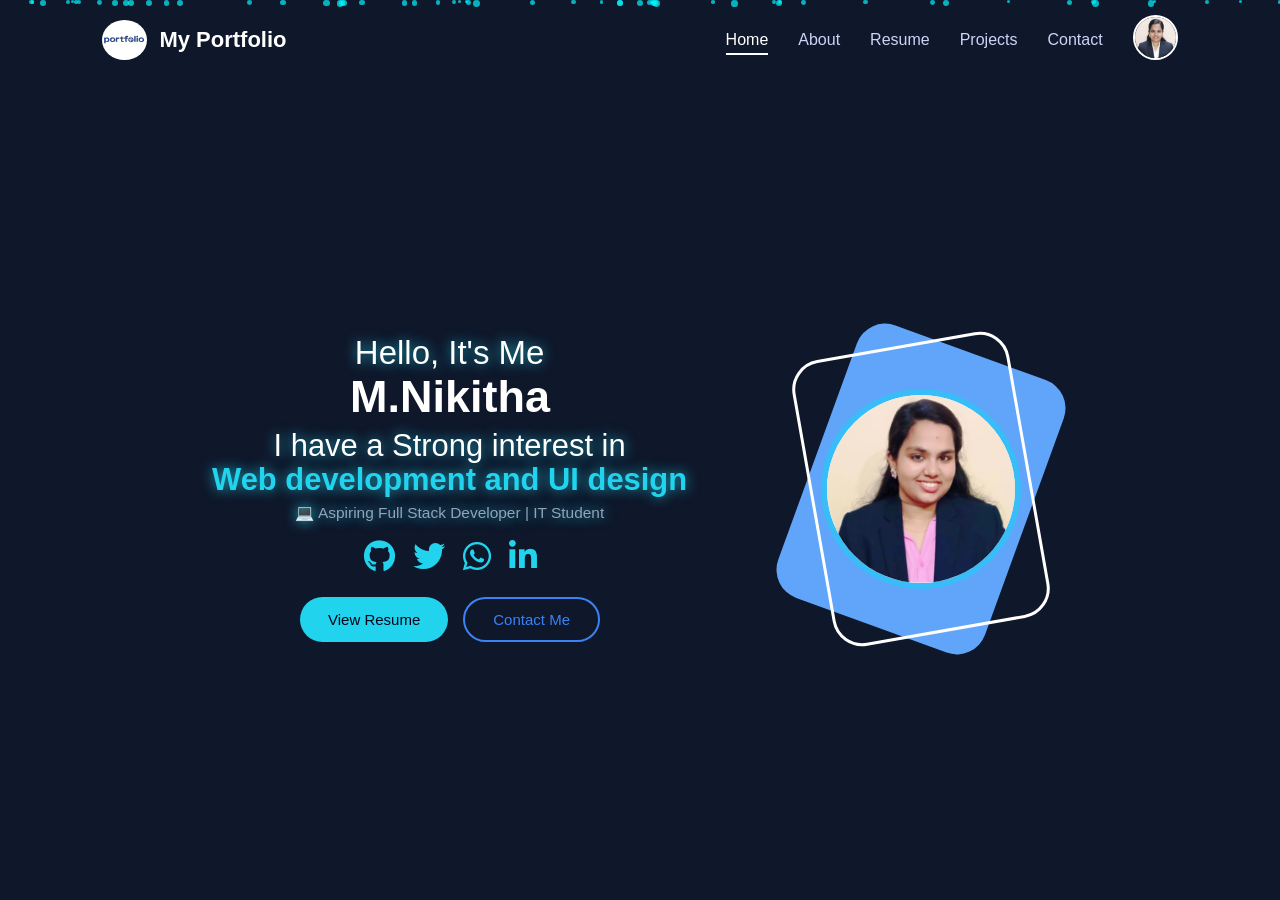
<file: index.html>
<!DOCTYPE html>
<html lang="en">
<head>
    <meta charset="UTF-8">
    <title>Nikitha | Portfolio</title>

    <!-- Font Awesome Icons -->
    <link rel="stylesheet"
          href="https://cdnjs.cloudflare.com/ajax/libs/font-awesome/6.5.1/css/all.min.css">

    <link rel="stylesheet" href="style.css">
    <link rel="stylesheet" href="https://cdnjs.cloudflare.com/ajax/libs/font-awesome/6.5.0/css/all.min.css">

</head>


<body>
<!-- ================= NAVBAR ================= -->
<header class="navbar">
    <div class="snow-container"></div>
    <div class="logo">
        <img src="portfolio logo.png" alt="My Portfolio Logo" class="logo-img">
        <span>My Portfolio</span>
    </div>

    <nav class="nav-links">
        <a class="active" href="#">Home</a>
        <a href="about.html">About</a>
        <a href="resume.html">Resume</a>
        <a href="project.html">Projects</a>
        <a href="contact.html" class="btn-contact">Contact</a>
    </nav>

    <div class="profile-menu">
    <div class="profile" id="profileToggle">
        <img src="Niki blazer pic.jpg" alt="Profile">
    </div>

    <div class="profile-dropdown" id="profileDropdown">
  <a href="profile.html"><i class="fas fa-user"></i> Profile</a>
  <a href="settings.html"><i class="fas fa-cog"></i> Settings</a>
  <a href="logout.html"><i class="fas fa-sign-out-alt"></i> Logout</a>
</div>

</div>

</header>

<!-- ================= HERO ================= -->
<section class="hero">
    <div class="hero-text center">
        <p class="hello">Hello, It's Me</p>
        <h1>M.Nikitha</h1>

        <p class="desc">
            I have a Strong interest in
            <span>Web development and UI design</span>
        </p>

        <p class="role">💻 Aspiring Full Stack Developer | IT Student</p>
<div class="social-icons">
    <a href="https://github.com/YOURUSERNAME"><i class="fab fa-github"></i></a>
    <a href="https://x.com/MNikitha88100"><i class="fab fa-twitter"></i></a>
    <a href="https://wa.me/916383798752"><i class="fab fa-whatsapp"></i></a>
    <a href="https://www.linkedin.com/in/nikitha-m-75ba3837a/"><i class="fab fa-linkedin-in"></i></a>
</div>

        <div class="buttons">
            <button type="button" class="btn primary">View Resume</button>
            <button type="button" class="btn outline">Contact Me</button>
        </div>
    </div>

    <div class="hero-img">
        <div class="shape"></div>
        <div class="shape outline"></div>
        <img src="nb.png" alt="Nikitha">
    </div>
</section>

<!-- ✅ Load JS at the end -->
<script src="script.js"></script>
</body>
</html>
</file>
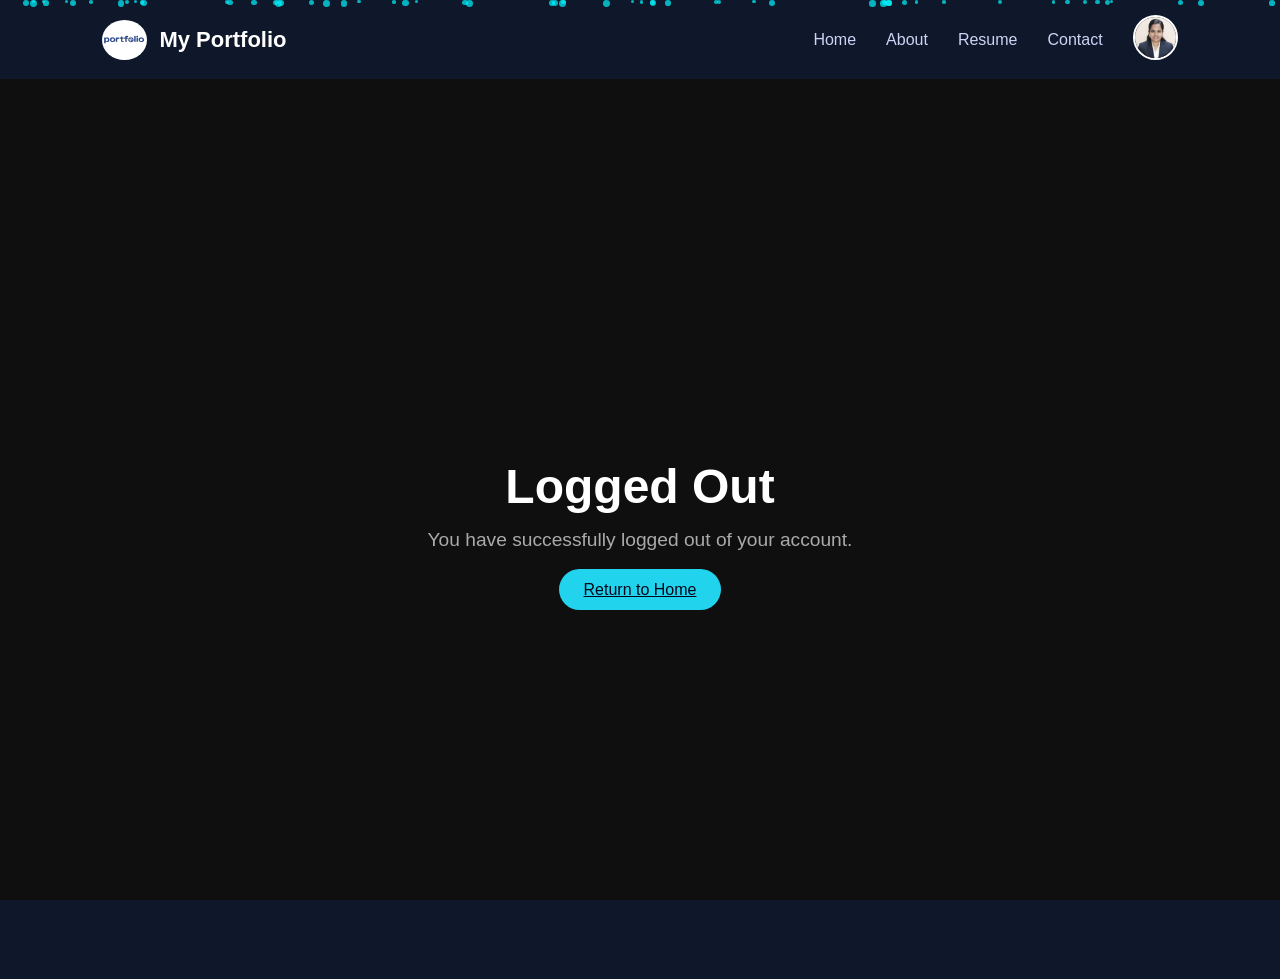
<file: logout.html>
<!DOCTYPE html>
<html lang="en">
<head>
    <meta charset="UTF-8">
    <title>Logout | Nikitha Portfolio</title>

    <!-- Font Awesome Icons -->
    <link rel="stylesheet"
          href="https://cdnjs.cloudflare.com/ajax/libs/font-awesome/6.5.1/css/all.min.css">

    <link rel="stylesheet" href="style.css">
</head>

<body>
<!-- ================= NAVBAR ================= -->
<header class="navbar">
    <div class="snow-container"></div>
    <div class="logo">
        <img src="portfolio logo.png" alt="My Portfolio Logo" class="logo-img">
        <span>My Portfolio</span>
    </div>

    <nav class="nav-links">
        <a href="index.html">Home</a>
        <a href="about.html">About</a>
        <a href="resume.html">Resume</a>
        <a href="contact.html" class="btn-contact">Contact</a>
    </nav>

    <div class="profile-menu">
        <div class="profile" id="profileToggle">
            <img src="Niki blazer pic.jpg" alt="Profile">
        </div>

        <div class="profile-dropdown" id="profileDropdown">
            <a href="profile.html"><i class="fas fa-user"></i> Profile</a>
            <a href="settings.html"><i class="fas fa-cog"></i> Settings</a>
            <a href="logout.html" class="active"><i class="fas fa-sign-out-alt"></i> Logout</a>
        </div>
    </div>
</header>

<!-- ================= LOGOUT SECTION ================= -->
<section class="logout-section">
    <div class="logout-container center">
        <h1>Logged Out</h1>
        <p>You have successfully logged out of your account.</p>
        <a href="index.html" class="btn primary">Return to Home</a>
    </div>
</section>

<!-- ================= JS ================= -->
<script src="script.js"></script>
</body>
</html>
</file>
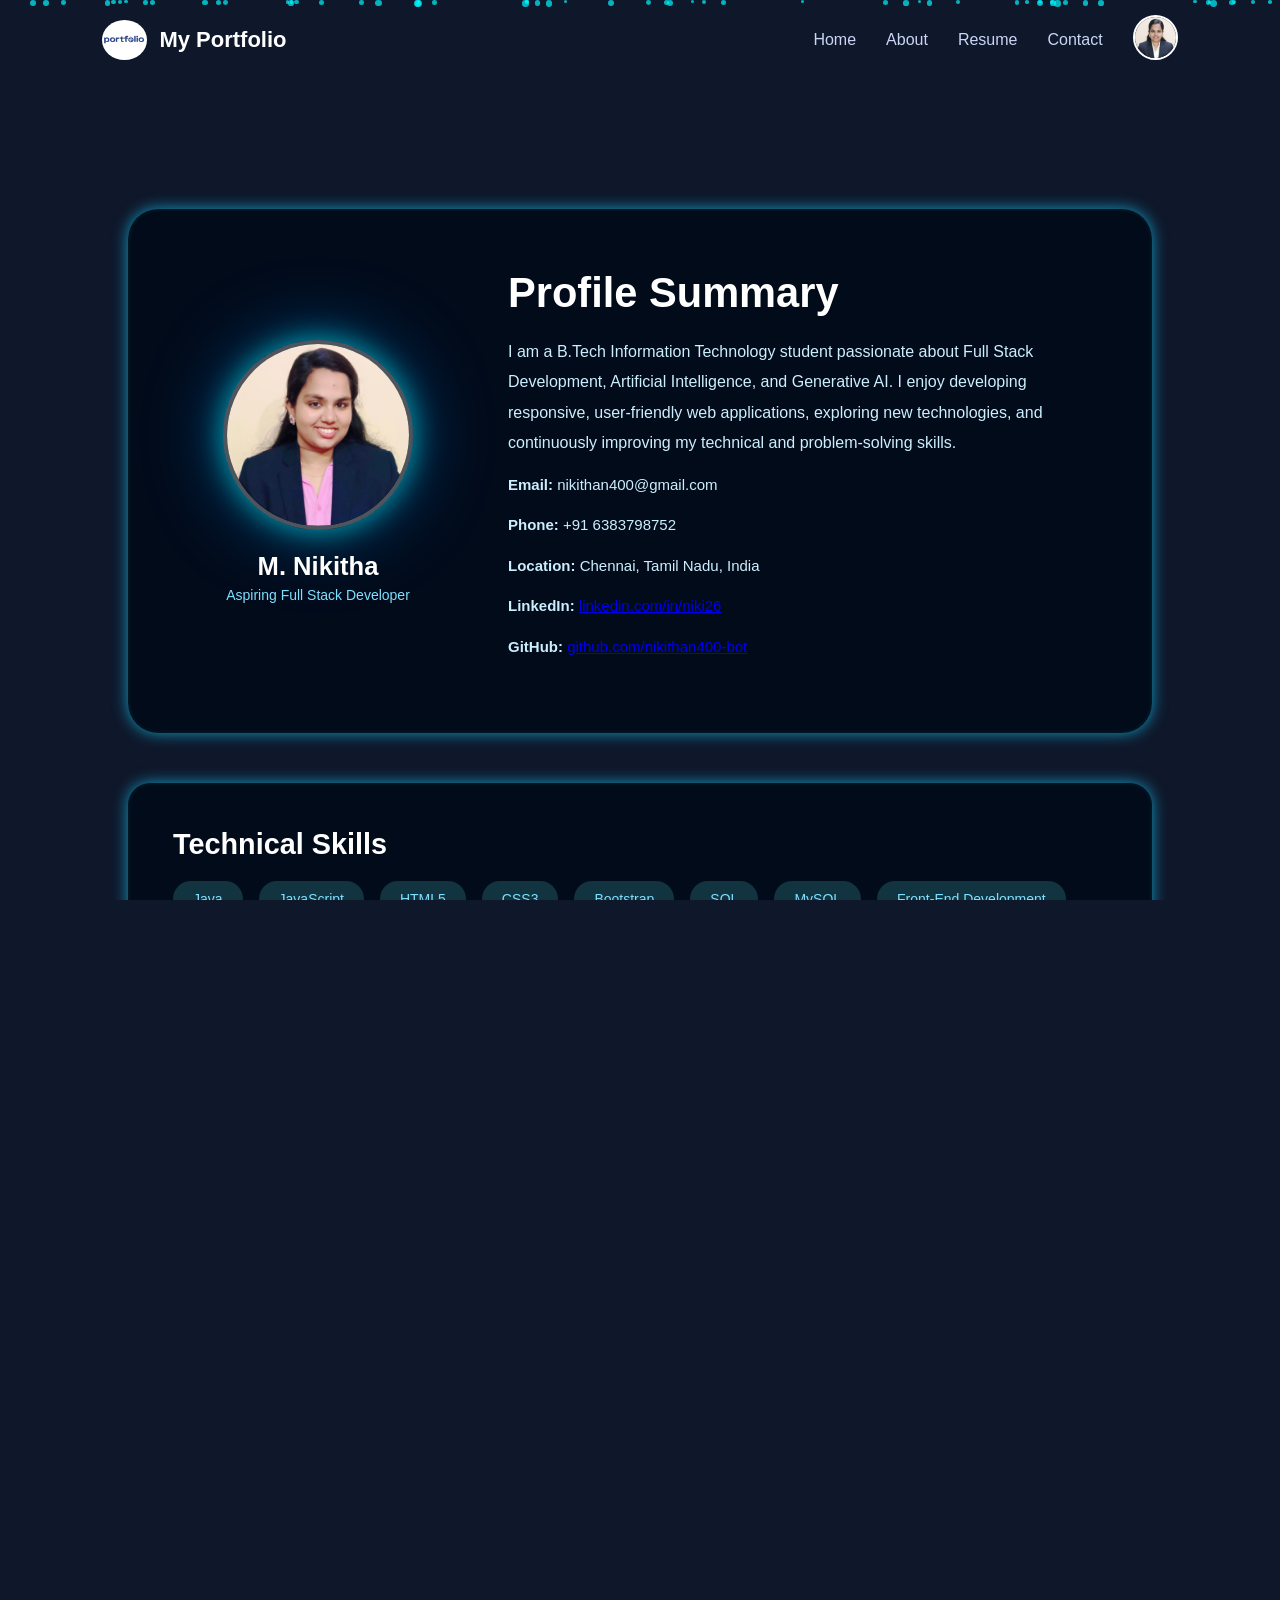
<file: profile.html>
<!DOCTYPE html>
<html lang="en">
<head>
  <meta charset="UTF-8">
  <meta name="viewport" content="width=device-width, initial-scale=1.0">
  <title>Profile | Nikitha</title>

  <!-- Font Awesome -->
  <link rel="stylesheet"
        href="https://cdnjs.cloudflare.com/ajax/libs/font-awesome/6.5.1/css/all.min.css">

  <link rel="stylesheet" href="style.css">
</head>

<body class="profile-page">

<!-- ================= NAVBAR ================= -->
<header class="navbar">
    <div class="snow-container"></div>

  <div class="logo">
    <img src="portfolio logo.png" alt="Logo" class="logo-img">
    <span>My Portfolio</span>
  </div>

  <nav class="nav-links">
    <a href="index.html">Home</a>
    <a href="about.html">About</a>
    <a href="resume.html">Resume</a>
    <a href="contact.html" class="btn-contact">Contact</a>
  </nav>

  <div class="profile-menu">
    <div class="profile" id="profileToggle">
      <img src="Niki blazer pic.jpg" alt="Profile">
    </div>

    <div class="profile-dropdown" id="profileDropdown">
      <a href="profile.html"><i class="fas fa-user"></i> Profile</a>
      <a href="settings.html"><i class="fas fa-cog"></i> Settings</a>
      <a href="logout.html"><i class="fas fa-sign-out-alt"></i> Logout</a>
    </div>
  </div>
</header>

<!-- ================= PROFILE SECTION ================= -->
<section class="profile-section">

  <!-- Profile Card -->
  <div class="profile-card">

    <div class="profile-left">
      <img src="nb.png" alt="Nikitha">
      <h2>M. Nikitha</h2>
      <p class="role">Aspiring Full Stack Developer</p>
    </div>

    <div class="profile-right">
      <h1>Profile Summary</h1>
      <p>
        I am a B.Tech Information Technology student passionate about
        Full Stack Development, Artificial Intelligence, and Generative AI.
        I enjoy developing responsive, user-friendly web applications,
        exploring new technologies, and continuously improving my
        technical and problem-solving skills.
      </p>

      <div class="profile-info">
        <p><b>Email:</b> nikithan400@gmail.com</p>
        <p><b>Phone:</b> +91 6383798752</p>
        <p><b>Location:</b> Chennai, Tamil Nadu, India</p>
        <p><b>LinkedIn:</b>
          <a href="https://linkedin.com/in/niki26" target="_blank">linkedin.com/in/niki26</a>
        </p>
        <p><b>GitHub:</b>
          <a href="https://github.com/nikithan400-bot" target="_blank">github.com/nikithan400-bot</a>
        </p>
      </div>
    </div>

  </div>

  <!-- Skills -->
  <div class="profile-box">
    <h2>Technical Skills</h2>
    <div class="skills">
      <span>Java</span>
      <span>JavaScript</span>
      <span>HTML5</span>
      <span>CSS3</span>
      <span>Bootstrap</span>
      <span>SQL</span>
      <span>MySQL</span>
      <span>Front-End Development</span>
      <span>Basic Back-End Development</span>
      <span>Object-Oriented Programming</span>
      <span>Selenium WebDriver</span>
      <span>Prompt Engineering</span>
      <span>Generative AI</span>
      <span>GitHub</span>
      <span>VS Code</span>
      <span>Responsive Web Design</span>
    </div>
  </div>

  <!-- Education -->
  <div class="profile-box">
    <h2>Education</h2>

    <p><b>B.Tech – Information Technology</b></p>
    <p>Vel Tech Multi Tech Dr. Rangarajan Dr. Sakunthala Engineering College, Chennai</p>
    <p>2023 – 2027 | CGPA: 8.56/10</p>

    <br>

    <p><b>Higher Secondary Education – Computer Science with Mathematics</b></p>
    <p>St. Ann's Matric. Hr. Sec. School</p>
    <p>2021 – 2023</p>
  </div>

  <!-- Projects -->
  <div class="profile-box">
    <h2>Projects</h2>
    <ul>
      <li>
        <b>Self-Service Product Portal:</b>
        Final-year industry project focused on product delivery information
        and support recommendations.
      </li>

      <li>
        <b>AI Sentence Corrector:</b>
        Generative AI project using an LLM API through OpenRouter.
        <a href="https://ai-assisted-sm.onrender.com/" target="_blank">Live Demo</a>
      </li>

      <li>
        <b>Bus Search Automation:</b>
        Automated RedBus search workflow using Java and Selenium WebDriver.
      </li>

      <li>
        <b>Personal Portfolio Website:</b>
        Responsive portfolio developed using HTML, CSS, and JavaScript.
        <a href="https://nikithan400-bot.github.io/Niki-Portfolio/" target="_blank">Live Website</a>
      </li>
    </ul>
  </div>

  <!-- Certifications -->
  <div class="profile-box">
    <h2>Certifications</h2>
    <ul>
      <li>Master of Software Engineering (MSE) – Apollo Institute | Dec 2024 – Jun 2025</li>
      <li>Value Added Course (VAC) in Flutter Development – Apollo Institute | 2025</li>
      <li>Data Science & AI – Wipro FutureSkills Prime</li>
    </ul>
  </div>

  <!-- Achievements -->
  <div class="profile-box">
    <h2>Achievements</h2>
    <ul>
      <li>NIRAL 2026 – Alzheimer’s Disease Detection project selected among 500 shortlisted teams.</li>
      <li>Smart India Hackathon 2026 – Selected in the college-level internal round.</li>
      <li>BISMART'2K25, Vel Tech Multi Tech – Won ₹1,000 cash prize in the Adzap technical event.</li>
      <li>SEMICONIX'25, Peri Institute of Technology – Won ₹500 cash prize in the Think Trix technical event.</li>
    </ul>
  </div>

  <!-- Career Objective -->
  <div class="profile-box">
    <h2>Career Objective</h2>
    <p>
      Seeking an opportunity as a Full Stack Developer where I can apply
      my programming and web development skills, work on real-world
      projects, learn emerging technologies, and grow as a software
      developer.
    </p>
  </div>

</section>

<script src="script.js"></script>
</body>
</html>
</file>
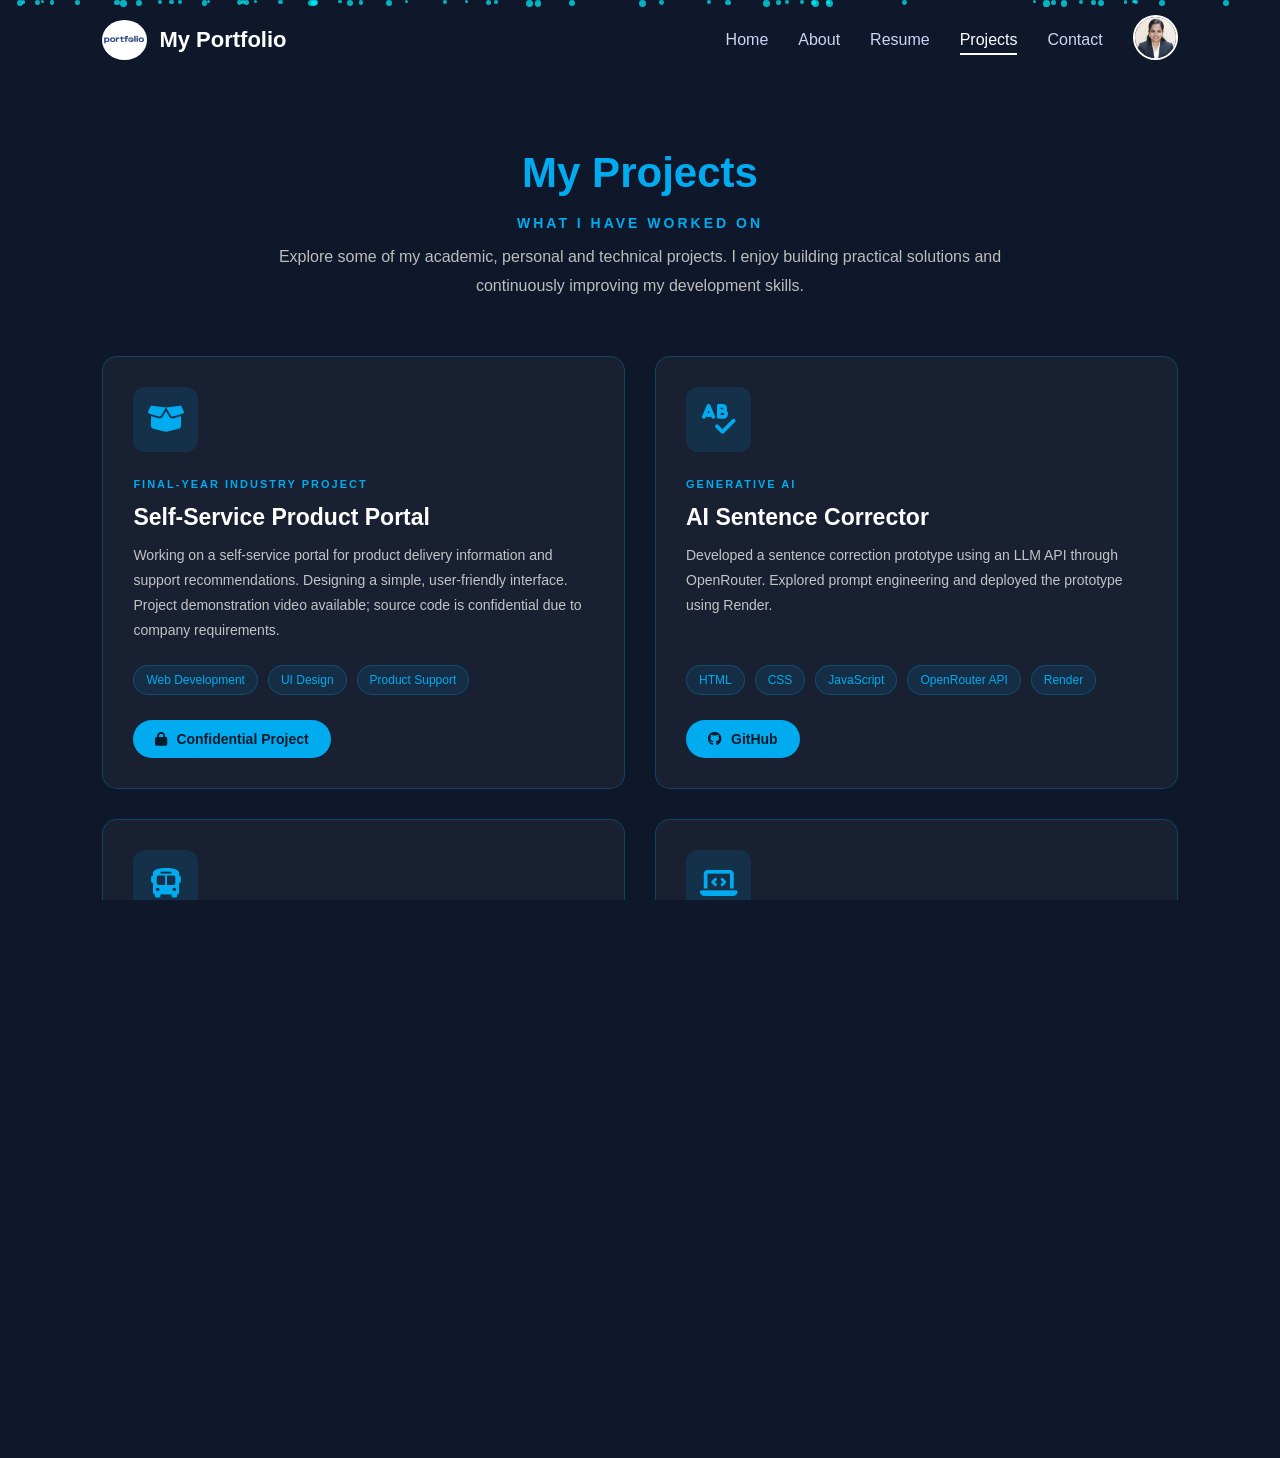
<file: project.html>
<!DOCTYPE html>
<html lang="en">
<head>
    <meta charset="UTF-8">
    <meta name="viewport" content="width=device-width, initial-scale=1.0">
    <title>Nikitha | Projects</title>

    <!-- Font Awesome Icons -->
    <link rel="stylesheet"
          href="https://cdnjs.cloudflare.com/ajax/libs/font-awesome/6.5.1/css/all.min.css">

    <!-- Project CSS -->
    <link rel="stylesheet" href="style.css">
</head>

<body>

<!-- ================= NAVBAR ================= -->

<header class="navbar">

    <div class="snow-container"></div>

    <div class="logo">
        <img src="portfolio logo.png"
             alt="My Portfolio Logo"
             class="logo-img">
        <span>My Portfolio</span>
    </div>

    <nav class="nav-links">
        <a href="index.html">Home</a>
        <a href="about.html">About</a>
        <a href="resume.html">Resume</a>
        <a href="project.html" class="active">Projects</a>
        <a href="contact.html" class="btn-contact">Contact</a>
    </nav>

    <div class="profile-menu">

        <div class="profile" id="profileToggle">
            <img src="Niki blazer pic.jpg" alt="Profile">
        </div>

        <div class="profile-dropdown" id="profileDropdown">
            <a href="profile.html">
                <i class="fas fa-user"></i> Profile
            </a>

            <a href="settings.html">
                <i class="fas fa-cog"></i> Settings
            </a>

            <a href="logout.html">
                <i class="fas fa-sign-out-alt"></i> Logout
            </a>
        </div>

    </div>

</header>


<!-- ================= PROJECTS SECTION ================= -->

<section class="projects-section">

    <div class="projects-heading">

        <h1><span>My Projects</span></h1>

        <p class="section-subtitle">WHAT I HAVE WORKED ON</p>


        <p class="projects-intro">
            Explore some of my academic, personal and technical projects.
            I enjoy building practical solutions and continuously
            improving my development skills.
        </p>

    </div>


    <!-- ================= PROJECT CARDS ================= -->

    
<!-- ================= PROJECT CARDS ================= -->

<div class="projects-container">

    <!-- PROJECT 1 -->

    <div class="project-card">

        <div class="project-icon">
            <i class="fas fa-box-open"></i>
        </div>

        <div class="project-content">

            <span class="project-type">FINAL-YEAR INDUSTRY PROJECT</span>

            <h2>Self-Service Product Portal</h2>

            <p>
                Working on a self-service portal for product delivery
                information and support recommendations. Designing a
                simple, user-friendly interface. Project demonstration
                video available; source code is confidential due to
                company requirements.
            </p>

            <div class="tech-stack">
                <span>Web Development</span>
                <span>UI Design</span>
                <span>Product Support</span>
            </div>

            <span class="project-btn">
                <i class="fas fa-lock"></i> Confidential Project
            </span>

        </div>

    </div>


    <!-- PROJECT 2 -->

    <div class="project-card">

        <div class="project-icon">
            <i class="fas fa-spell-check"></i>
        </div>

        <div class="project-content">

            <span class="project-type">GENERATIVE AI</span>

            <h2>AI Sentence Corrector</h2>

            <p>
                Developed a sentence correction prototype using an
                LLM API through OpenRouter. Explored prompt engineering
                and deployed the prototype using Render.
            </p>

            <div class="tech-stack">
                <span>HTML</span>
                <span>CSS</span>
                <span>JavaScript</span>
                <span>OpenRouter API</span>
                <span>Render</span>
            </div>

            <a href="https://github.com/nikithan400-bot/ai-sentence-corrector"
               target="_blank"
               class="project-btn">
                <i class="fab fa-github"></i> GitHub
            </a>

        </div>

    </div>


    <!-- PROJECT 3 -->

    <div class="project-card">

        <div class="project-icon">
            <i class="fas fa-bus"></i>
        </div>

        <div class="project-content">

            <span class="project-type">JAVA & AUTOMATION</span>

            <h2>Bus Search Automation</h2>

            <p>
                Building an automated RedBus search workflow using
                Selenium WebDriver. Working on capturing and displaying
                search results through browser automation.
            </p>

            <div class="tech-stack">
                <span>Java</span>
                <span>Selenium WebDriver</span>
                <span>Maven</span>
                <span>Automation Testing</span>
            </div>

            <a href="https://github.com/nikithan400-bot/RedBus-Automation-GenAI"
               target="_blank"
               class="project-btn">
                <i class="fab fa-github"></i> GitHub
            </a>

        </div>

    </div>


    <!-- PROJECT 4 -->

    <div class="project-card">

        <div class="project-icon">
            <i class="fas fa-laptop-code"></i>
        </div>

        <div class="project-content">

            <span class="project-type">WEB DEVELOPMENT</span>

            <h2>Personal Portfolio Website</h2>

            <p>
                Developed a responsive personal portfolio website
                using HTML, CSS and JavaScript to showcase my
                technical skills, projects, resume and contact details.
            </p>

            <div class="tech-stack">
                <span>HTML5</span>
                <span>CSS3</span>
                <span>JavaScript</span>
                <span>Responsive Design</span>
            </div>

            <a href="https://github.com/nikithan400-bot"
               target="_blank"
               class="project-btn">
                <i class="fab fa-github"></i> GitHub
            </a>

        </div>
        <br>
    <div class="live-status">
    <span class="live-dot"></span>
    <span>LIVE PORTFOLIO</span>
    </div>

    </div>

</div>


</section>


<!-- ================= FOOTER ================= -->

<footer class="projects-footer">

    <p>
        Designed & Developed by
        <span>Nikitha</span> | © 2026
    </p>

</footer>


<script src="script.js"></script>

</body>
</html>
</file>
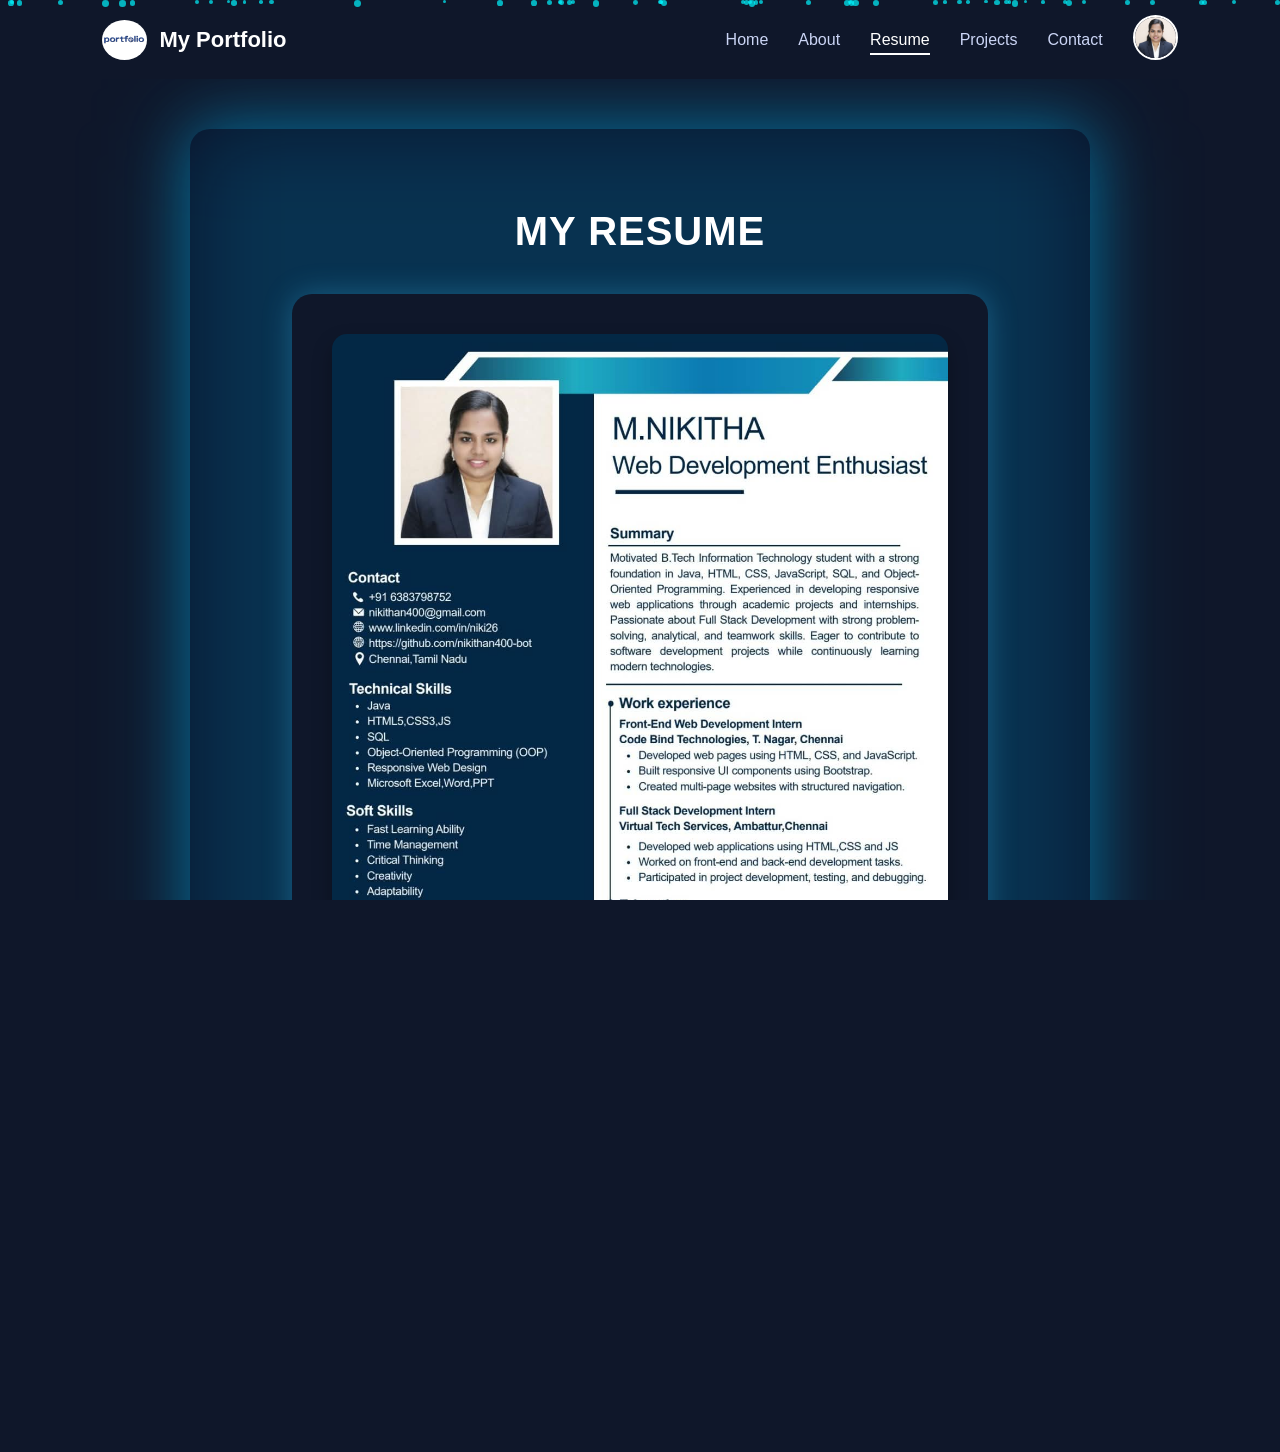
<file: resume.html>
<!DOCTYPE html>
<html lang="en">
<head>
    <meta charset="UTF-8">
    <title>Nikitha | Resume</title>
    <link rel="stylesheet" href="style.css">
    <link rel="stylesheet" href="https://cdnjs.cloudflare.com/ajax/libs/font-awesome/6.5.0/css/all.min.css">
</head>
<body>


<!-- ================= NAVBAR ================= -->
<header class="navbar">
    <div class="snow-container"></div>
    <div class="logo">
        <img src="portfolio logo.png" 
             alt="My Portfolio Logo" class="logo-img">
        <span>My Portfolio</span>
    </div>

    <nav class="nav-links">
        <a href="index.html">Home</a>
        <a href="about.html">About</a>
        <a class="active" href="resume.html">Resume</a>
        <a href="project.html">Projects</a>
        <a href="contact.html">Contact</a>
    </nav>

    <div class="profile-menu">
  <div class="profile" id="profileToggle">
    <img src="Niki blazer pic.jpg" alt="Profile">
  </div>

  <div class="profile-dropdown" id="profileDropdown">
    <a href="profile.html">Profile</a>
    <a href="settings.html">Settings</a>
    <a href="logout.html">Logout</a>
  </div>
</div>

    
</header>

<!-- ================= RESUME SECTION ================= -->
<section class="resume-section">
    <h1 class="section-title">My Resume</h1>
    
    <div class="resume-container">
        <!-- Preview Image -->
        <img src="resume1.jpeg" alt="Resume Preview" class="resume-img">
        
        <!-- Download Button -->
        <a href="Resume.pdf" download class="btn download-btn">⬇ Download Resume</a>
    </div>
</section>
<script src="script.js"></script>
</body>
</html>
</file>
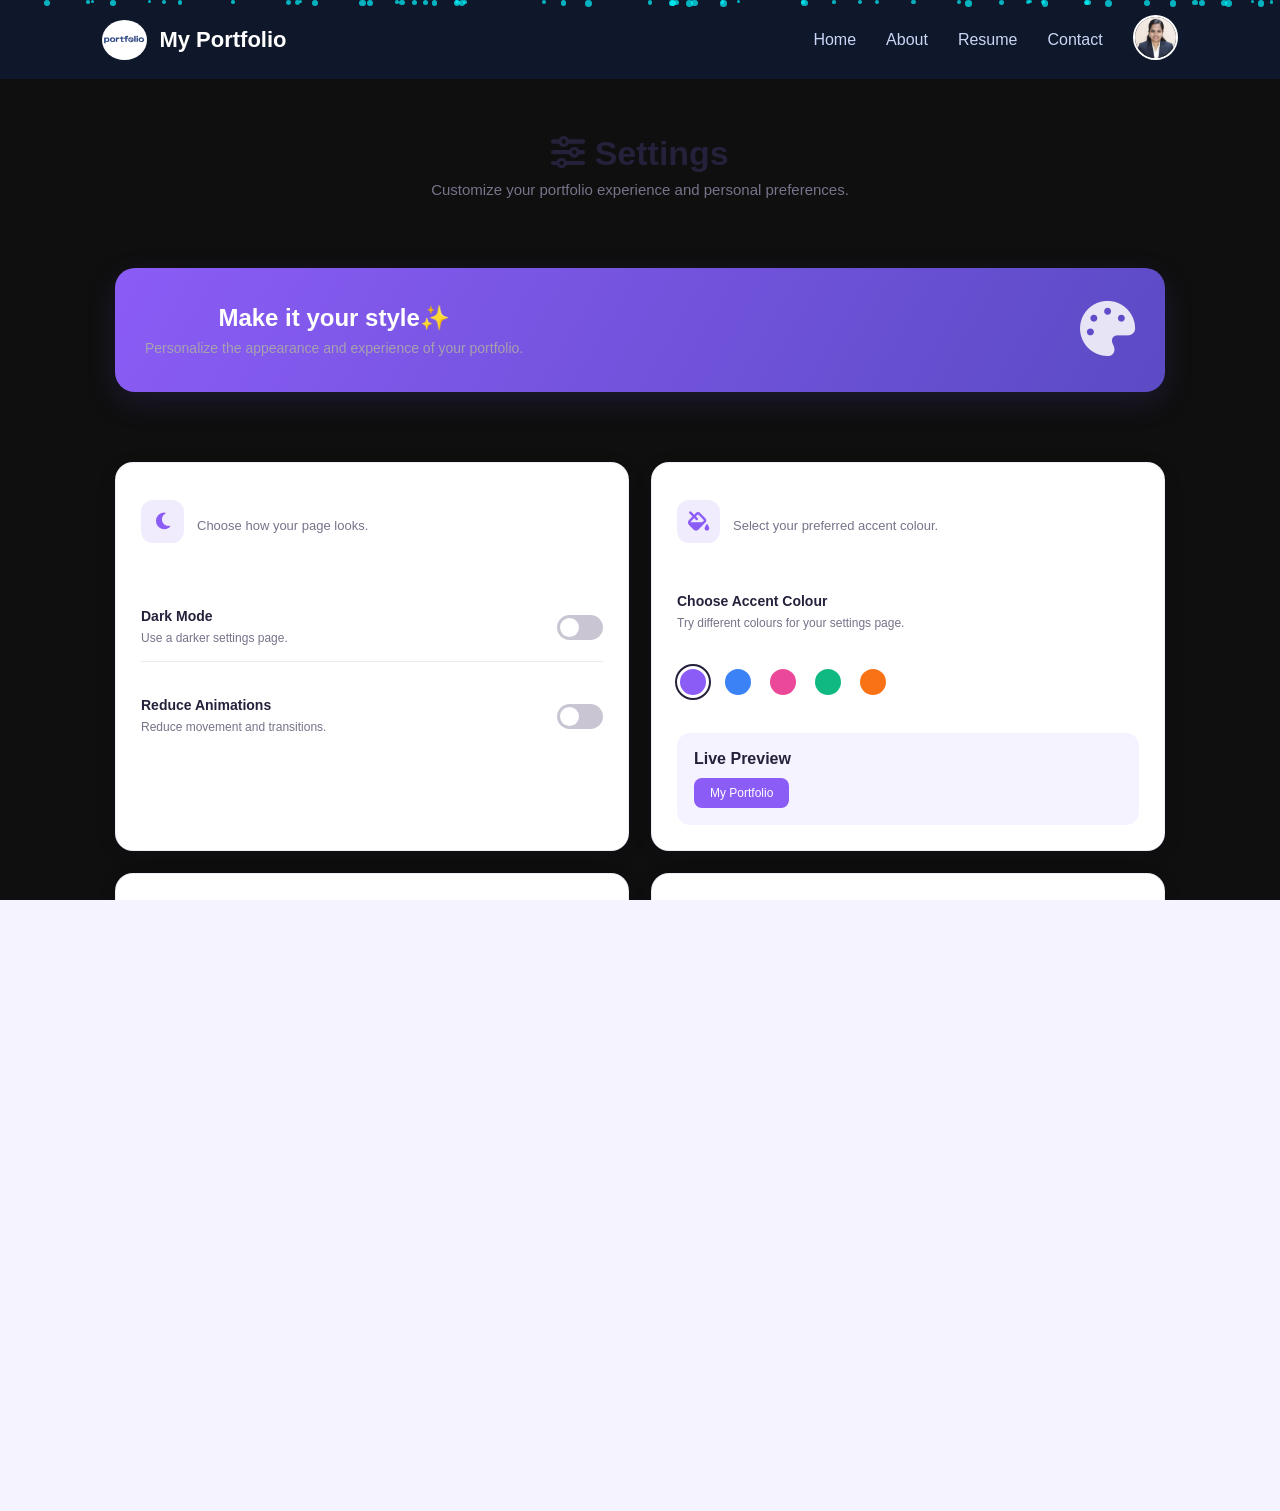
<file: settings.html>
<!DOCTYPE html>
<html lang="en">
<head>
    <meta charset="UTF-8">
    <meta name="viewport" content="width=device-width, initial-scale=1.0">
    <title>Settings | Nikitha Portfolio</title>

    <!-- Font Awesome -->
    <link rel="stylesheet"
          href="https://cdnjs.cloudflare.com/ajax/libs/font-awesome/6.5.1/css/all.min.css">

    <link rel="stylesheet" href="style.css">

    <!-- Settings Page Styling -->
    <style>
        :root {
            --settings-accent: #8b5cf6;
            --settings-bg: #f5f3ff;
            --settings-card: #ffffff;
            --settings-text: #25213b;
            --settings-muted: #77738a;
        }

        .settings-page {
            background: var(--settings-bg);
            min-height: 100vh;
            transition: background 0.3s, color 0.3s;
        }

        .settings-section {
            padding: 55px 7%;
            min-height: 100vh;
        }

        .settings-container {
            max-width: 1050px;
            margin: auto;
        }

        .settings-heading {
            margin-bottom: 30px;
        }

        .settings-heading h1 {
            font-size: 34px;
            margin-bottom: 8px;
            color: var(--settings-text);
        }

        .settings-heading p {
            color: var(--settings-muted);
            font-size: 15px;
        }

        .settings-welcome {
            background: linear-gradient(120deg, var(--settings-accent), #5b4bc4);
            color: white;
            padding: 30px;
            border-radius: 20px;
            display: flex;
            align-items: center;
            justify-content: space-between;
            gap: 20px;
            margin-bottom: 30px;
            box-shadow: 0 10px 30px rgba(91, 75, 196, 0.18);
        }

        .settings-welcome h2 {
            font-size: 24px;
            margin-bottom: 8px;
        }

        .settings-welcome p {
            font-size: 14px;
            opacity: 0.9;
        }

        .welcome-icon {
            font-size: 55px;
            opacity: 0.85;
        }

        .settings-grid {
            display: grid;
            grid-template-columns: repeat(2, 1fr);
            gap: 22px;
        }

        .settings-card {
            background: var(--settings-card);
            color: var(--settings-text);
            padding: 25px;
            border-radius: 18px;
            box-shadow: 0 5px 25px rgba(40, 30, 80, 0.06);
            border: 1px solid rgba(130, 110, 180, 0.12);
            transition: transform 0.25s, background 0.3s;
        }

        .settings-card:hover {
            transform: translateY(-4px);
        }

        .settings-card h2 {
            font-size: 19px;
            margin-bottom: 8px;
        }

        .settings-card .card-description {
            color: var(--settings-muted);
            font-size: 13px;
            margin-bottom: 22px;
        }

        .settings-card-heading {
            display: flex;
            align-items: center;
            gap: 13px;
            margin-bottom: 18px;
        }

        .settings-icon {
            width: 43px;
            height: 43px;
            display: flex;
            align-items: center;
            justify-content: center;
            border-radius: 12px;
            background: color-mix(in srgb, var(--settings-accent) 12%, white);
            color: var(--settings-accent);
            font-size: 19px;
        }

        .setting-row {
            display: flex;
            justify-content: space-between;
            align-items: center;
            gap: 12px;
            padding: 15px 0;
            border-bottom: 1px solid rgba(120, 110, 140, 0.15);
        }

        .setting-row:last-child {
            border-bottom: none;
        }

        .setting-info strong {
            display: block;
            font-size: 14px;
            margin-bottom: 4px;
        }

        .setting-info small {
            color: var(--settings-muted);
            font-size: 12px;
        }

        .switch {
            position: relative;
            width: 46px;
            height: 25px;
            flex-shrink: 0;
        }

        .switch input {
            opacity: 0;
            width: 0;
            height: 0;
        }

        .switch-slider {
            position: absolute;
            cursor: pointer;
            inset: 0;
            background: #c9c5d3;
            border-radius: 30px;
            transition: 0.3s;
        }

        .switch-slider:before {
            content: "";
            position: absolute;
            width: 19px;
            height: 19px;
            left: 3px;
            top: 3px;
            background: white;
            border-radius: 50%;
            transition: 0.3s;
        }

        .switch input:checked + .switch-slider {
            background: var(--settings-accent);
        }

        .switch input:checked + .switch-slider:before {
            transform: translateX(21px);
        }

        .color-options {
            display: flex;
            gap: 13px;
            margin-top: 15px;
        }

        .color-choice {
            width: 32px;
            height: 32px;
            border-radius: 50%;
            border: 3px solid white;
            outline: 2px solid transparent;
            cursor: pointer;
        }

        .color-choice.active {
            outline-color: var(--settings-text);
        }

        .purple { background: #8b5cf6; }
        .blue { background: #3b82f6; }
        .pink { background: #ec4899; }
        .green { background: #10b981; }
        .orange { background: #f97316; }

        .preview-box {
            padding: 17px;
            background: var(--settings-bg);
            border-radius: 13px;
            margin-top: 15px;
        }

        .preview-box span {
            display: inline-block;
            padding: 8px 16px;
            color: white;
            background: var(--settings-accent);
            border-radius: 8px;
            font-size: 12px;
            margin-top: 10px;
        }

        .settings-actions {
            display: flex;
            justify-content: flex-end;
            gap: 13px;
            margin-top: 28px;
        }

        .settings-btn {
            border: none;
            border-radius: 9px;
            padding: 12px 23px;
            font-size: 14px;
            font-weight: 600;
            cursor: pointer;
            transition: 0.2s;
        }

        .save-btn {
            background: var(--settings-accent);
            color: white;
        }

        .save-btn:hover {
            opacity: 0.85;
            transform: translateY(-2px);
        }

        .reset-btn {
            background: var(--settings-card);
            color: var(--settings-text);
            border: 1px solid rgba(120, 110, 140, 0.25);
        }

        .settings-message {
            text-align: right;
            margin-top: 12px;
            color: var(--settings-accent);
            font-size: 13px;
            min-height: 18px;
        }

        /* Dark Mode */
        .settings-page.settings-dark {
            --settings-bg: #171525;
            --settings-card: #242137;
            --settings-text: #f4f0ff;
            --settings-muted: #b4aec8;
        }

        .settings-dark .settings-icon {
            background: rgba(255,255,255,0.1);
        }

        .settings-dark .preview-box {
            background: #302b46;
        }

        .settings-dark .reset-btn {
            border-color: #49435e;
        }

        .settings-dark .color-choice {
            border-color: #242137;
        }

        .reduce-motion *,
        .reduce-motion *::before,
        .reduce-motion *::after {
            animation: none !important;
            transition: none !important;
        }

        @media(max-width: 750px) {
            .settings-section {
                padding: 35px 5%;
            }

            .settings-grid {
                grid-template-columns: 1fr;
            }

            .settings-welcome {
                padding: 23px;
            }

            .settings-welcome h2 {
                font-size: 20px;
            }

            .welcome-icon {
                font-size: 38px;
            }

            .settings-heading h1 {
                font-size: 28px;
            }
        }

        @media(max-width: 450px) {
            .settings-actions {
                flex-direction: column;
            }

            .settings-btn {
                width: 100%;
            }
        }
    </style>
</head>

<body class="settings-page">

<!-- ================= NAVBAR ================= -->
<header class="navbar">
    <div class="snow-container"></div>

    <div class="logo">
        <img src="portfolio logo.png" alt="My Portfolio Logo" class="logo-img">
        <span>My Portfolio</span>
    </div>

    <nav class="nav-links">
        <a href="index.html">Home</a>
        <a href="about.html">About</a>
        <a href="resume.html">Resume</a>
        <a href="contact.html" class="btn-contact">Contact</a>
    </nav>

    <div class="profile-menu">
        <div class="profile" id="profileToggle">
            <img src="Niki blazer pic.jpg" alt="Profile">
        </div>

        <div class="profile-dropdown" id="profileDropdown">
            <a href="profile.html"><i class="fas fa-user"></i> Profile</a>
            <a href="settings.html" class="active">
                <i class="fas fa-cog"></i> Settings
            </a>
            <a href="logout.html"><i class="fas fa-sign-out-alt"></i> Logout</a>
        </div>
    </div>
</header>

<!-- ================= SETTINGS SECTION ================= -->
<section class="settings-section">
    <div class="settings-container">

        <div class="settings-heading">
            <h1><i class="fas fa-sliders-h"></i> Settings</h1>
            <p>Customize your portfolio experience and personal preferences.</p>
        </div>

        <!-- Welcome Banner -->
        <div class="settings-welcome">
            <div>
            <h2>Make it your style✨</h2>
                <p>         Personalize the appearance and experience of your portfolio.</p>
            </div>
            <div class="welcome-icon">
                <i class="fas fa-palette"></i>
            </div>
        </div>

        <div class="settings-grid">

            <!-- Appearance -->
            <div class="settings-card">
                <div class="settings-card-heading">
                    <div class="settings-icon">
                        <i class="fas fa-moon"></i>
                    </div>
                    <div>
                        <h2>Appearance</h2>
                        <p class="card-description">Choose how your page looks.</p>
                    </div>
                </div>

                <div class="setting-row">
                    <div class="setting-info">
                        <strong>Dark Mode</strong>
                        <small>Use a darker settings page.</small>
                    </div>
                    <label class="switch">
                        <input type="checkbox" id="darkMode">
                        <span class="switch-slider"></span>
                    </label>
                </div>

                <div class="setting-row">
                    <div class="setting-info">
                        <strong>Reduce Animations</strong>
                        <small>Reduce movement and transitions.</small>
                    </div>
                    <label class="switch">
                        <input type="checkbox" id="reduceMotion">
                        <span class="switch-slider"></span>
                    </label>
                </div>
            </div>

            <!-- Accent Colour -->
            <div class="settings-card">
                <div class="settings-card-heading">
                    <div class="settings-icon">
                        <i class="fas fa-fill-drip"></i>
                    </div>
                    <div>
                        <h2>Theme Colour</h2>
                        <p class="card-description">Select your preferred accent colour.</p>
                    </div>
                </div>

                <div class="setting-info">
                    <strong>Choose Accent Colour</strong>
                    <small>Try different colours for your settings page.</small>
                </div>

                <div class="color-options">
                    <button class="color-choice purple active" data-color="#8b5cf6" aria-label="Purple"></button>
                    <button class="color-choice blue" data-color="#3b82f6" aria-label="Blue"></button>
                    <button class="color-choice pink" data-color="#ec4899" aria-label="Pink"></button>
                    <button class="color-choice green" data-color="#10b981" aria-label="Green"></button>
                    <button class="color-choice orange" data-color="#f97316" aria-label="Orange"></button>
                </div>

                <div class="preview-box">
                    <strong>Live Preview</strong>
                    <br>
                    <span>My Portfolio</span>
                </div>
            </div>

            <!-- Effects -->
            <div class="settings-card">
                <div class="settings-card-heading">
                    <div class="settings-icon">
                        <i class="fas fa-magic"></i>
                    </div>
                    <div>
                        <h2>Visual Effects</h2>
                        <p class="card-description">Control decorative effects.</p>
                    </div>
                </div>

                <div class="setting-row">
                    <div class="setting-info">
                        <strong>Snow Effect</strong>
                        <small>Show or hide the navbar snow effect.</small>
                    </div>
                    <label class="switch">
                        <input type="checkbox" id="snowEffect" checked>
                        <span class="switch-slider"></span>
                    </label>
                </div>
            </div>

            <!-- Profile Overview -->
            <div class="settings-card">
                <div class="settings-card-heading">
                    <div class="settings-icon">
                        <i class="fas fa-user-circle"></i>
                    </div>
                    <div>
                        <h2>Profile Overview</h2>
                        <p class="card-description">Portfolio information.</p>
                    </div>
                </div>

                <div class="setting-row">
                    <div class="setting-info">
                        <strong>Name</strong>
                        <small>M. Nikitha</small>
                    </div>
                    <i class="fas fa-user" style="color:var(--settings-accent)"></i>
                </div>

                <div class="setting-row">
                    <div class="setting-info">
                        <strong>Career Interest</strong>
                        <small>Full Stack Development</small>
                    </div>
                    <i class="fas fa-code" style="color:var(--settings-accent)"></i>
                </div>

                <div class="setting-row">
                    <div class="setting-info">
                        <strong>Portfolio Status</strong>
                        <small>Personal Portfolio Website</small>
                    </div>
                    <i class="fas fa-check-circle" style="color:#10b981"></i>
                </div>
            </div>

        </div>

        <!-- Buttons -->
        <div class="settings-actions">
            <button class="settings-btn reset-btn" id="resetSettings">
                <i class="fas fa-undo"></i> Reset Settings
            </button>

            <button class="settings-btn save-btn" id="saveSettings">
                <i class="fas fa-save"></i> Save Preferences
            </button>
        </div>

        <p class="settings-message" id="settingsMessage"></p>

    </div>
</section>

<!-- ================= JAVASCRIPT ================= -->
<script src="script.js"></script>

<script>
document.addEventListener("DOMContentLoaded", function () {

    const darkMode = document.getElementById("darkMode");
    const reduceMotion = document.getElementById("reduceMotion");
    const snowEffect = document.getElementById("snowEffect");
    const colorButtons = document.querySelectorAll(".color-choice");
    const message = document.getElementById("settingsMessage");

    const defaultSettings = {
        dark: false,
        motion: false,
        snow: true,
        color: "#8b5cf6"
    };

    let selectedColor = defaultSettings.color;

    function applySettings(settings) {
        document.body.classList.toggle("settings-dark", settings.dark);
        document.body.classList.toggle("reduce-motion", settings.motion);

        document.documentElement.style.setProperty(
            "--settings-accent", settings.color
        );

        const snow = document.querySelectorAll(".snow-container");
        snow.forEach(element => {
            element.style.display = settings.snow ? "" : "none";
        });

        darkMode.checked = settings.dark;
        reduceMotion.checked = settings.motion;
        snowEffect.checked = settings.snow;

        selectedColor = settings.color;

        colorButtons.forEach(button => {
            button.classList.toggle(
                "active",
                button.dataset.color === settings.color
            );
        });
    }

    function getCurrentSettings() {
        return {
            dark: darkMode.checked,
            motion: reduceMotion.checked,
            snow: snowEffect.checked,
            color: selectedColor
        };
    }

    // Load saved preferences
    try {
        const saved = JSON.parse(localStorage.getItem("nikithaSettings"));
        applySettings(saved ? {...defaultSettings, ...saved} : defaultSettings);
    } catch (error) {
        applySettings(defaultSettings);
    }

    // Live preview
    darkMode.addEventListener("change", function () {
        document.body.classList.toggle("settings-dark", this.checked);
    });

    reduceMotion.addEventListener("change", function () {
        document.body.classList.toggle("reduce-motion", this.checked);
    });

    snowEffect.addEventListener("change", function () {
        document.querySelectorAll(".snow-container").forEach(element => {
            element.style.display = this.checked ? "" : "none";
        });
    });

    colorButtons.forEach(button => {
        button.addEventListener("click", function () {
            selectedColor = this.dataset.color;

            document.documentElement.style.setProperty(
                "--settings-accent", selectedColor
            );

            colorButtons.forEach(item => item.classList.remove("active"));
            this.classList.add("active");
        });
    });

    // Save preferences
    document.getElementById("saveSettings").addEventListener("click", function () {
        try {
            localStorage.setItem(
                "nikithaSettings",
                JSON.stringify(getCurrentSettings())
            );

            message.textContent = "✓ Your preferences have been saved!";
        } catch (error) {
            message.textContent = "Unable to save preferences in this browser.";
        }
    });

    // Reset preferences
    document.getElementById("resetSettings").addEventListener("click", function () {
        applySettings(defaultSettings);

        try {
            localStorage.removeItem("nikithaSettings");
            message.textContent = "Settings restored to default!";
        } catch (error) {
            message.textContent = "Unable to reset saved preferences.";
        }
    });

});
</script>

</body>
</html>
</file>
<file: style.css>
/* ==== HOME PAGE ==== */
* {
    margin: 0;
    padding: 0;
    box-sizing: border-box;
    font-family: 'Segoe UI', sans-serif;
}

body {
    background: linear-gradient(135deg, #0f172a, #020617);
    color: white;
}

/* ================= NAVBAR ================= */
.navbar {
    display: flex;
    align-items: center;
    justify-content: space-between;
    padding: 15px 8%;
}

.logo {
    display: flex;
    align-items: center;
    gap: 10px;
}

.logo img {
    width: 45px;
    height: 40px;
    border-radius: 50%;
    object-fit: cover;
}

.nav-links {
    display: flex;
    gap: 30px;
    margin-left: auto;
    margin-right: 30px;
}

.nav-links a {
    text-decoration: none;
    color: #cbd5f5;
    font-size: 16px;
}

.nav-links a.active,
.nav-links a:hover {
    color: #36bce1;
}

.profile img {
    width: 45px;
    height: 45px;
    border-radius: 50%;
    border: 2px solid #38bdf8;
}

/* ================= HERO ================= */
.hero {
    height: calc(100vh - 80px);
    display: flex;
    align-items: center;
    justify-content: center;
    gap: 100px;
    padding: 0 8%;
}

.hero-text.center {
    text-align: center;
    line-height: 1.1;
}

.hero-text p,
.hero-text h1 {
    margin: 0;
    padding: 0;
}

.hello {
    font-size: 32px;
    margin-bottom: 10px;
}

.hero-text h1 {
    font-size: 45px;
    margin-bottom: 8px;
}

.desc {
    font-size: 30px;
    margin-bottom: 8px;
}

.desc span {
    display: block;          /* keeps line break tight */
    color: #22d3ee;
    font-weight: 600;
    font-size: 30px;
    margin-bottom: 10px;
}


.role {
    font-size: 15px;
    color: #94a3b8;
    margin-top: 6px;
}

.buttons {
    margin-top: 20px;
    display: flex;
    justify-content: center;
    gap: 15px;
}

.btn {
    padding: 12px 28px;
    border-radius: 30px;
    font-size: 15px;
    cursor: pointer;
    transition: 
        transform 0.25s ease,
        box-shadow 0.25s ease,
        background-color 0.25s ease,
        color 0.25s ease,
        border-color 0.25s ease;
}

.primary {
    background: #22d3ee;
    border: none;
    color: #020617;
}

.outline {
    background: transparent;
    border: 2px solid #3b82f6;
    color: #3b82f6;
}

.btn:hover {
    transform: scale(1.08);
    box-shadow: 0 0 22px rgba(34, 211, 238, 0.9);
}

.primary:hover {
    background-color: #0ea5e9;
    color: white;
}

/* ================= IMAGE ================= */
.hero-img {
    position: relative;
    width: 280px;
    height: 280px;
    display: flex;
    align-items: center;
    justify-content: center;
}

.shape {
    position: absolute;
    width: 220px;
    height: 290px;
    background: #60a5fa;
    border-radius: 30px;
    transform: rotate(20deg);
    z-index: 1;
}

.shape.outline {
    background: transparent;
    border: 3px solid white;
    transform: rotate(-10deg);
    z-index: 2;
}

.hero-img img {
    width: 200px;
    height: 200px;
    border-radius: 50%;
    object-fit: cover;
    border: 6px solid #38bdf8;
    background: white;
    z-index: 3;
    transition: transform 0.3s ease, box-shadow 0.3s ease;
}

.hero-img img:hover {
    transform: scale(1.08);
    box-shadow: 0 0 25px rgba(56, 189, 248, 0.8);
}

.hero-img:hover .shape {
    box-shadow: 0 0 30px rgba(96, 165, 250, 0.6);
}

.logo img:hover {
    transform: scale(1.1);
    box-shadow: 0 0 15px rgba(34, 211, 238, 0.9);
}

.hero-text p,
.hero-text h1:hover {
    transform: scale(1.03);
    text-shadow: 0 0 12px rgba(34, 211, 238, 0.8);
}

.nav-links a:hover {
    transform: scale(1.1);
    text-shadow: 0 0 10px rgba(250, 204, 21, 0.9);
}

.profile img:hover {
    transform: scale(1.12);
    border-color: #22d3ee;
    box-shadow:
        0 0 12px rgba(34, 211, 238, 0.9),
        0 0 24px rgba(34, 211, 238, 0.7);
}

.profile img:active {
    transform: scale(1.05);
    box-shadow:
        0 0 18px rgba(34, 211, 238, 1),
        0 0 35px rgba(34, 211, 238, 0.8);
}

@media (hover: none) {
    .profile img:active {
        border-color: #38bdf8;
    }
}

.profile img {
    cursor: pointer;
}

/* ================= FLOATING SNOW EFFECT ================= */
.snow-container {
    position: fixed;
    top: 0;
    left: 0;
    width: 100%;
    height: 100%;
    pointer-events: none;
    z-index: 0;
    overflow: hidden;
}

.snow {
    position: absolute;
    background: white;
    border-radius: 50%;
    opacity: 0.8;
    animation-name: float;
    animation-timing-function: ease-in-out;
    animation-iteration-count: infinite;
}

@keyframes float {
    0%   { transform: translateY(0px); }
    50%  { transform: translateY(15px); }
    100% { transform: translateY(0px); }
}






/* ================= ABOUT PAGE ================= */
.about {
    position: relative;
    display: flex;
    justify-content: center;
    align-items: center;
    min-height: 90vh;
    z-index: 1; /* above snow */
    padding: 50px 10px;
}

.about-box {
    display: flex;
    align-items: center;
    gap: 50px;
    background: rgba(15, 23, 42, 0.9);
    padding: 40px;
    border-radius: 20px;
    box-shadow: 0 0 20px rgba(0,255,255,0.6), 0 0 40px rgba(0,255,255,0.4);
    max-width: 1000px;
    flex-wrap: wrap;
}

.about-img {
    flex: 0 0 250px;
    text-align: center;
}

.about-img img {
    width: 250px;
    border-radius: 15px;
    object-fit: cover;
    border: 3px solid #0ff;
}

.about-text {
    flex: 1;
    color: white;
}

.about-text h2 {
    font-size: 2rem;
    margin-bottom: 10px;
}

.about-text .role {
    font-weight: bold;
    color: #0ff;
    margin-bottom: 20px;
}

.about-text .desc,
.about-text .goal {
    font-size: 1.05rem;
    margin-bottom: 15px;
    line-height: 1.6;
}

.about-text .btn {
    display: inline-block;
    margin-top: 10px;
    padding: 10px 20px;
    font-size: 1rem;
    border: none;
    border-radius: 5px;
    background-color: #0ff;
    color: #0f172a;
    text-decoration: none;
    font-weight: bold;
    transition: 0.3s;
}

.about-text .btn:hover {
    background-color: #0ff9;
    box-shadow: 0 0 15px #0ff;
}

/* Responsive */
@media (max-width: 900px) {
    .about-box {
        flex-direction: column;
        text-align: center;
    }

    .about-text {
        margin-top: 20px;
    }
}

/* ====== HERO TEXT GLOW (Home Page) ====== */
.hero-text p,
.hero-text h1,
.hero-text .desc span,
.hero-text .role {
    transition: transform 0.3s ease, text-shadow 0.3s ease, color 0.3s ease;
}

.hero-text .role:hover {
    transform: scale(1.05);
    text-shadow: 0 0 15px #fff, 0 0 25px #fff;
    color: #fff;
    cursor: default;
}

/* ====== ABOUT TEXT GLOW (About Page) ====== */
.about-text h2,
.about-text .role,
.about-text .desc,
.about-text .goal {
    transition: transform 0.3s ease, text-shadow 0.3s ease, color 0.3s ease;
}


/* ===== ABOUT PAGE IMAGE ===== */
.about-img {
    flex: 0 0 260px;
    display: flex;
    justify-content: center;
    align-items: center;
}

.about-img img {
    width: 260px;
    height: 260px;
    object-fit: cover;
    border-radius: 20px;
    border: 3px solid #ffffff;
    transition: 
        transform 0.35s ease,
        box-shadow 0.35s ease,
        border-color 0.35s ease;
}

/* Hover / Touch glow */
.about-img img:hover {
    transform: scale(1.06);
    border-color: #ffffff;
    box-shadow:
        0 0 15px rgba(255, 255, 255, 0.8),
        0 0 30px rgba(255, 255, 255, 0.6),
        0 0 45px rgba(255, 255, 255, 0.4);
    cursor: pointer;
}

/* Mobile touch support */
.about-img img:active {
    transform: scale(1.03);
    box-shadow:
        0 0 20px rgba(255, 255, 255, 1),
        0 0 40px rgba(255, 255, 255, 0.8);
}




/*SERVICES PAGE*/
/* ===== SERVICES SECTION ===== */
/* ================= RESET ================= */
* {
    margin: 0;
    padding: 0;
    box-sizing: border-box;
    font-family: 'Segoe UI', sans-serif;
}

body {
    background: linear-gradient(135deg, #0f172a, #020617);
    color: white;
    overflow-x: hidden;
}

/* ================= NAVBAR (SAME AS HOME) ================= */
.navbar {
    position: sticky;
    top: 0;
    z-index: 1000;

    background: #0f172a;
    display: flex;
    align-items: center;
    justify-content: space-between;

    padding: 15px 8%;
}

.logo {
    display: flex;
    align-items: center;
    gap: 12px;
}

.logo img {
    width: 45px;
    height: 40px;
    border-radius: 50%;
    object-fit: cover;
}

.logo span {
    font-size: 22px;
    font-weight: 600;
}

.nav-links {
    display: flex;
    gap: 30px;
}

.nav-links a {
    text-decoration: none;
    color: #cbd5f5;
    font-size: 16px;
    position: relative;
    transition: 0.3s;
}

.nav-links a:hover,
.nav-links a.active {
    color: white;
}

.nav-links a::after {
    content: "";
    position: absolute;
    left: 0;
    bottom: -6px;
    width: 0;
    height: 2px;
    background: white;
    transition: 0.3s;
}

.nav-links a:hover::after,
.nav-links a.active::after {
    width: 100%;
}

.profile img {
    width: 45px;
    height: 45px;
    border-radius: 50%;
    border: 2px solid white;
}




/* ================= CONTACT page ================= */
/* ================= CONTACT SECTION ================= */
.contact-section {
    position: relative;
    min-height: 100vh;
    padding: 100px 8%;
    background: linear-gradient(135deg, #0f172a, #020617);
    color: white;
    overflow: hidden;
    text-align: center;
}

/* Title */
.contact-section h1 {
    font-size: 42px;
    margin-bottom: 50px;
    z-index: 2;
    position: relative;
}

/* ================= CONTACT CONTAINER ================= */
.contact-container {
    display: flex;
    justify-content: center;
    align-items: center;
    gap: 40px;
    flex-wrap: wrap;
    z-index: 2;
    position: relative;
}

/* ================= CONTACT CARD ================= */
.contact-card {
    background: skyblue;
    backdrop-filter: blur(10px);
    border-radius: 20px;
    padding: 30px 25px;
    width: 280px;
    box-shadow: white;
    transition: all 0.35s ease;
}

.contact-card img {
    margin-bottom: 15px;
}

.contact-card p {
    font-size: 20px;
    font-weight: 600;
    margin-bottom: 10px;
}

.contact-card a {
    color: darkblue;
    text-decoration: none;
    font-size: 15px;
    word-break: break-all;
}

/* Hover Effect */
.contact-card:hover {
    transform: translateY(-15px) scale(1.03);
    background: palegoldenrod;
}


/* ================= RESPONSIVE ================= */
@media (max-width: 768px) {
    .contact-section h1 {
        font-size: 32px;
    }

    .contact-card {
        width: 100%;
        max-width: 320px;
    }
}
/* ===== CONTACT PAGE BACKGROUND ===== */
.contact-page {
    min-height: 100vh;
    background: radial-gradient(circle at top, #020617, #000);
    display: flex;
    justify-content: center;
    align-items: center;
    padding: 40px;
}

/* ===== MAIN GLOW CONTAINER (LIKE HOME HERO) ===== */
.contact-glow-wrapper {
    width: 90%;
    max-width: 1100px;
    background: #0b1220;
    border-radius: 30px;
    padding: 60px;
    text-align: center;
    position: relative;

    box-shadow:
        0 0 40px rgba(34, 211, 238, 0.6),
        0 0 120px rgba(34, 211, 238, 0.35),
        inset 0 0 30px rgba(255, 255, 255, 0.02);
}

/* Glow border illusion */
.contact-glow-wrapper::before {
    content: "";
    position: absolute;
    inset: -4px;
    border-radius: 35px;
    background: linear-gradient(135deg, #22d3ee, #14b8a6);
    filter: blur(25px);
    opacity: 0.6;
    z-index: -1;
}

/* ===== TITLE ===== */
.contact-glow-wrapper h1 {
    font-size: 42px;
    color: white;
    margin-bottom: 60px;
}

/* ===== CARDS LAYOUT ===== */
.contact-cards {
    display: flex;
    justify-content: center;
    gap: 40px;
    flex-wrap: wrap;
}

/* ===== SKY BLUE CARDS ===== */
.contact-card {
    background: #38bdf8;
    color: #020617;
    border-radius: 20px;
    padding: 30px 25px;
    width: 280px;
    box-shadow: 0 15px 30px rgba(0,0,0,0.4);
    transition: 0.3s ease;
}

.contact-card img {
    margin-bottom: 15px;
}

.contact-card p {
    font-size: 20px;
    font-weight: 600;
    margin-bottom: 10px;
}

.contact-card a {
    color: #020617;
    font-weight: 600;
    text-decoration: none;
    word-break: break-all;
}

/* Card hover */
.contact-card:hover {
    transform: translateY(-12px);
    box-shadow: 0 25px 50px rgba(56, 189, 248, 0.6);
}

/* ===== RESPONSIVE ===== */
@media (max-width: 900px) {
    .contact-glow-wrapper {
        padding: 40px;
    }

    .contact-glow-wrapper h1 {
        font-size: 34px;
    }
}




/*Resume page*/
/* ================= RESUME SECTION ================= */
/* ================= RESUME SECTION ================= */
.resume-section {
    padding: 80px 8%;
    text-align: center;
    background: #0a0f25; /* dark inner background */
    border-radius: 20px;
    box-shadow: 0 0 60px rgba(0, 191, 255, 0.4); /* outer cyan glow */
    margin: 50px auto;
    max-width: 900px;
    position: relative;
    z-index: 2;
}

/* Optional blurred glow behind the container */
.resume-section::before {
    content: "";
    position: absolute;
    inset: -10px;
    background: rgba(0,191,255,0.2);
    filter: blur(50px);
    z-index: -1;
    border-radius: 25px;
}

.section-title {
    font-size: 2.5rem;
    color: #fff;
    margin-bottom: 40px;
    text-transform: uppercase;
    letter-spacing: 1px;
}

/* Resume inner container */
.resume-container {
    display: flex;
    flex-direction: column;
    align-items: center;
    gap: 30px;
    background: #0f172a; /* slightly lighter dark for contrast */
    padding: 40px;
    border-radius: 20px;
    box-shadow: 0 0 30px rgba(62, 202, 255, 0.3);
    transition: transform 0.3s, box-shadow 0.3s;
}

.resume-container:hover {
    transform: translateY(-5px);
    box-shadow: 0 0 50px rgba(62, 202, 255, 0.5);
}

.resume-img {
    max-width: 100%;
    height: auto;
    border-radius: 15px;
    box-shadow: 0 10px 20px rgba(0,0,0,0.3);
}

.download-btn {
    background: #3ecaff;
    color: #000;
    font-weight: bold;
    padding: 15px 30px;
    border-radius: 15px;
    text-decoration: none;
    transition: transform 0.3s, box-shadow 0.3s;
}

.download-btn:hover {
    transform: translateY(-5px);
    box-shadow: 0 10px 25px rgba(62, 202, 255, 0.5);
}

/* RESPONSIVE */
@media (max-width: 600px) {
    .resume-section {
        padding: 50px 5%;
    }

    .section-title {
        font-size: 2rem;
        margin-bottom: 30px;
    }

    .resume-container {
        padding: 25px;
    }

    .download-btn {
        padding: 12px 25px;
    }
}
/* ================= FLOATING HERO IMAGE ================= */

.hero-img {
    animation: floatUpDown 4s ease-in-out infinite;
}

@keyframes floatUpDown {
    0% {
        transform: translateY(0);
    }
    50% {
        transform: translateY(-12px);
    }
    100% {
        transform: translateY(0);
    }
}
/* ================= IMAGE BRIGHTEN ON HOVER ================= */

.hero-img img {
    transition: filter 0.4s ease, transform 0.4s ease;
}

.hero-img img:hover {
    filter: brightness(1.15);
}
/* ================= SOCIAL ICONS (HOME) ================= */

.social-icons {
    margin: 18px 0 25px;
    display: flex;
    justify-content: center;
    gap: 18px;
}

.social-icons a {
    font-size: 20px;
    color: #22d3ee;
    transition: transform 0.3s ease, color 0.3s ease;
}

.social-icons a:hover {
    transform: translateY(-4px) scale(1.15);
    color: #38bdf8;
}
.social-icons a i {
    font-size: 2rem;  /* icon size */
    color: inherit;   /* original color */
    transition: color 0.2s, text-shadow 0.2s; /* smooth glow effect */
}

/* Glow like hover, but only on click */
.social-icons a i:active {
    color: #fff; /* white highlight */
    text-shadow: 0 0 5px #fff, 0 0 10px #fff, 0 0 20px #fff; /* white glow */
}
body {
  margin: 0;
  height: 100vh;
  background: #0f172a; /* Dark background */
  overflow: hidden;
  font-family: sans-serif;
}

body, html {
  overflow: auto; /* make sure scrolling is enabled */
}

.snow-container {
  position: fixed;
  width: 100%;
  height: 100%;
  top: 0;
  left: 0;
  pointer-events: none; /* lets mouse scroll through */
  z-index: -1;
}


.snow-ball {
  position: absolute;
  width: 5px;   /* small fixed size */
  height: 5px;  /* small fixed size */
  background: #00f6ff;
  border-radius: 50%;
  opacity: 0.7;
  animation-name: fall;
  animation-timing-function: linear;
  animation-iteration-count: infinite;
}

@keyframes fall {
  1% { transform: translateY(-30px) translateX(0); }
  50% { transform: translateY(50vh) translateX(20px); }
  100% { transform: translateY(100vh) translateX(-20px); }
}


/*DROPDOWN MENU*/
/* ===== Profile Dropdown Wrapper ===== */
/* ===== Profile Dropdown Wrapper ===== */
.profile-menu {
  position: relative;
  display: inline-block;
}

/* Dropdown container */
.profile-dropdown {
  position: absolute;
  top: 100%;
  right: 0;
  margin-top: 12px;
  background: linear-gradient(135deg, rgba(20,20,20,0.95), rgba(40,40,40,0.9));
  border-radius: 14px;
  min-width: 180px;
  padding: 10px 0;
  display: none;
  z-index: 999;
  backdrop-filter: blur(12px);
  box-shadow: 0 15px 40px rgba(0,0,0,0.5);
  animation: dropdownFade 0.35s ease forwards;
}

/* Show dropdown */
.profile-dropdown.active {
  display: block;
}

/* Dropdown links */
.profile-dropdown a {
  display: flex;
  align-items: center;
  gap: 12px;
  padding: 14px 22px;
  color: #ffffff;
  text-decoration: none;
  font-size: 14px;
  font-weight: 500;
  letter-spacing: 0.4px;
  transition: all 0.3s ease;
}

/* Hover effect */
.profile-dropdown a:hover {
  background: rgba(255,255,255,0.15);
  padding-left: 28px;
}

/* Divider between items */
.profile-dropdown a:not(:last-child) {
  border-bottom: 1px solid rgba(255,255,255,0.08);
}

/* Small arrow on top */
.profile-dropdown::before {
  content: "";
  position: absolute;
  top: -8px;
  right: 18px;
  width: 14px;
  height: 14px;
  background: rgba(30,30,30,0.95);
  transform: rotate(45deg);
}

/* Fade animation */
@keyframes dropdownFade {
  from {
    opacity: 0;
    transform: translateY(-10px) scale(0.95);
  }
  to {
    opacity: 1;
    transform: translateY(0) scale(1);
  }
}



/*Profile Page*/
/* =====================================================
   PROFILE PAGE STYLES — ISOLATED & SAFE
   ===================================================== */

/* Main section */
.profile-section {
  min-height: 100vh;
  padding: 130px 10%;
  display: flex;
  flex-direction: column;
  gap: 50px;
  justify-content: center;
}

/* ================= MAIN PROFILE CARD ================= */
.profile-card {
  position: relative;
  display: flex;
  align-items: center;
  gap: 60px;
  padding: 60px;
  border-radius: 30px;
  background: #020b1a;
  overflow: hidden;
  box-shadow:
    0 0 15px rgb(19, 154, 192),
    inset 0 0 5px rgba(0,255,255,0.1);
}

/* 🌟 Outer neon glow */
.profile-card::before {
  content: "";
  position: absolute;
  inset: -10px;
  background: linear-gradient(
    135deg,
    rgba(0, 255, 255, 0.9),
    rgba(0, 140, 255, 0.9)
  );
  border-radius: inherit;
  filter: blur(35px);
  opacity: 0.95;
  z-index: -1;
  
}

/* Inner glass layer */
.profile-card::after {
  content: "";
  position: absolute;
  inset: 0;
  background: rgba(255, 255, 255, 0.04);
  backdrop-filter: blur(14px);
  border-radius: inherit;
  z-index: -1;
}

/* ================= LEFT SIDE ================= */
.profile-left {
  text-align: center;
  min-width: 260px;
}

.profile-left img {
  width: 190px;
  height: 190px;
  border-radius: 50%;
  object-fit: cover;
  border: 4px solid rgba(255,255,255,0.3);
  box-shadow:
    0 0 30px rgba(0,255,255,0.6),
    0 0 80px rgba(0,140,255,0.45);
  transition: transform 0.4s ease;
}

.profile-left img:hover {
  transform: scale(1.05);
}

.profile-left h2 {
  margin-top: 18px;
  color: #ffffff;
  font-size: 1.6rem;
}

.profile-left .role {
  margin-top: 6px;
  font-size: 14px;
  color: #7fdfff;
}

/* ================= RIGHT SIDE ================= */
.profile-right h1 {
  font-size: 2.6rem;
  margin-bottom: 20px;
  color: #ffffff;
}

.profile-right p {
  font-size: 16px;
  line-height: 1.9;
  margin-bottom: 12px;
  color: #ccefff;
}

/* Profile info */
.profile-info p {
  margin-top: 8px;
  font-size: 15px;
}

/* ================= COMMON BOX SECTIONS ================= */
.profile-box {
  position: relative;
  background: #020b1a;
  border-radius: 22px;
  padding: 45px;
  box-shadow:
    0 0 15px rgb(19, 154, 192),
    inset 0 0 5px rgba(0,255,255,0.1);
}

.profile-box h2 {
  font-size: 1.8rem;
  margin-bottom: 20px;
  color: #ffffff;
}

/* ================= SKILLS ================= */
.skills {
  display: flex;
  flex-wrap: wrap;
  gap: 16px;
}

.skills span {
  padding: 10px 20px;
  border-radius: 20px;
  background: rgba(90, 236, 236, 0.18);
  color: #7fdfff;
  font-size: 14px;
  font-weight: 500;
}

/* ================= PROJECT LIST ================= */
.profile-box ul {
  list-style: none;
  padding-left: 0;
}

.profile-box ul li {
  margin-bottom: 12px;
  padding-left: 20px;
  position: relative;
  color: #ccefff;
}

.profile-box ul li::before {
  content: "✦";
  position: absolute;
  left: 0;
  color: #61e7e7;
}

/* ================= RESPONSIVE ================= */
@media (max-width: 900px) {
  .profile-card {
    flex-direction: column;
    text-align: center;
    padding: 40px;
  }

  .profile-left {
    min-width: unset;
  }

  .profile-section {
    padding: 120px 8%;
  }
}
/* ================= SKILL INTERACTION GLOW ================= */
.skills span {
  cursor: pointer;
  transition: 
    box-shadow 0.3s ease,
    transform 0.3s ease,
    background 0.3s ease;
}

/* Hover glow */
.skills span:hover {
  background: rgba(0,255,255,0.25);
  box-shadow:
    0 0 15px rgba(0,255,255,0.6),
    0 0 35px rgba(0,140,255,0.5);
  transform: translateY(-4px) scale(1.05);
}

/* Click (active) glow */
.skills span:active {
  background: rgba(0,255,255,0.35);
  box-shadow:
    0 0 25px rgba(0,255,255,0.9),
    0 0 60px rgba(0,140,255,0.7);
  transform: scale(1.08);
}



/*Settings page*/
/* ================= SETTINGS SECTION ================= */
.settings-section {
    min-height: 100vh;
    padding: 120px 10%;
    display: flex;
    justify-content: center;
    align-items: flex-start;
    background: #0f0f0f; /* match your hero background */
    color: #fff;
    position: relative;
    z-index: 1;
}

/* Container inside settings */
.settings-container {
    width: 100%;
    max-width: 900px;
    display: flex;
    flex-direction: column;
    gap: 40px;
    text-align: center;
}

.settings-container h1 {
    font-size: 3rem;
    margin-bottom: 10px;
    color: #fff;
}

.settings-container p {
    font-size: 1.2rem;
    color: #aaa;
}

/* Individual cards */
.settings-card {
    background: rgba(255, 255, 255, 0.05);
    padding: 30px 20px;
    border-radius: 20px;
    box-shadow: 0 10px 30px rgba(0, 0, 0, 0.5);
    text-align: left;
    display: flex;
    flex-direction: column;
    gap: 20px;
}

/* Card headings */
.settings-card h2 {
    font-size: 1.8rem;
    margin-bottom: 15px;
    color: #fff;
}

/* Input fields */
.settings-card input[type="text"],
.settings-card input[type="email"],
.settings-card input[type="password"] {
    width: 100%;
    padding: 12px 15px;
    border-radius: 10px;
    border: none;
    outline: none;
    background: rgba(255, 255, 255, 0.1);
    color: #fff;
    font-size: 1rem;
}

.settings-card input::placeholder {
    color: #ccc;
}

/* Labels */
.settings-card label {
    font-size: 1rem;
    color: #ddd;
}

/* Checkboxes */
.settings-card input[type="checkbox"] {
    margin-right: 10px;
}

/* Buttons */
.settings-card .btn {
    align-self: flex-start;
    margin-top: 10px;
}

/* Responsive */
@media screen and (max-width: 768px) {
    .settings-section {
        padding: 100px 5%;
    }

    .settings-container h1 {
        font-size: 2.5rem;
    }

    .settings-card h2 {
        font-size: 1.5rem;
    }
}



/*logout page*/
/* ================= LOGOUT SECTION ================= */
.logout-section {
    min-height: 100vh;
    padding: 150px 10%;
    display: flex;
    justify-content: center;
    align-items: center;
    background: #0f0f0f;
    color: #fff;
    position: relative;
    z-index: 1;
    text-align: center;
}

.logout-container h1 {
    font-size: 3rem;
    margin-bottom: 15px;
}

.logout-container p {
    font-size: 1.2rem;
    margin-bottom: 30px;
    color: #aaa;
}

.logout-container .btn {
    font-size: 1rem;
    padding: 12px 25px;
}

/* ================= PROJECTS SECTION ================= */


/* ================= PROJECTS SECTION ================= */

.projects-section {
    min-height: 100vh;
    padding: 70px 8%;
    text-align: center;
}

/* ================= HEADING ================= */

.projects-heading {
    max-width: 750px;
    margin: 0 auto 55px;
}

.section-subtitle {
    color: #00abf0;
    font-size: 14px;
    font-weight: 600;
    letter-spacing: 3px;
    margin-bottom: 12px;
}

.projects-heading h1 {
    font-size: 42px;
    font-weight: 700;
    margin-bottom: 18px;
}

.projects-heading h1 span {
    color: #00abf0;
}

.projects-intro {
    font-size: 16px;
    line-height: 1.8;
    color: #bdbdbd;
}


/* ================= PROJECT CONTAINER ================= */

.projects-container {
    display: grid;
    grid-template-columns: repeat(2, 1fr);
    gap: 30px;
    max-width: 1150px;
    margin: auto;
}


/* ================= PROJECT CARD ================= */

.project-card {
    background: rgba(255, 255, 255, 0.04);
    border: 1px solid rgba(0, 171, 240, 0.25);
    border-radius: 15px;
    padding: 30px;
    text-align: left;
    transition: 0.4s ease;
    position: relative;
    overflow: hidden;
}

.project-card:hover {
    transform: translateY(-10px);
    border-color: #00abf0;
    box-shadow: 0 10px 30px rgba(0, 171, 240, 0.15);
}


/* ================= PROJECT ICON ================= */

.project-icon {
    width: 65px;
    height: 65px;
    background: rgba(0, 171, 240, 0.12);
    border-radius: 12px;
    display: flex;
    align-items: center;
    justify-content: center;
    margin-bottom: 22px;
}

.project-icon i {
    font-size: 30px;
    color: #00abf0;
}


/* ================= PROJECT CONTENT ================= */

.project-type {
    color: #00abf0;
    font-size: 11px;
    font-weight: 700;
    letter-spacing: 2px;
}

.project-content h2 {
    font-size: 23px;
    margin: 12px 0;
    color: #ffffff;
}

.project-content p {
    font-size: 14px;
    line-height: 1.8;
    color: #c4c4c4;
    margin-bottom: 22px;
    min-height: 100px;
}


/* ================= TECHNOLOGIES ================= */

.tech-stack {
    display: flex;
    flex-wrap: wrap;
    gap: 10px;
    margin-bottom: 25px;
}

.tech-stack span {
    font-size: 12px;
    padding: 7px 12px;
    border-radius: 20px;
    color: #00abf0;
    background: rgba(0, 171, 240, 0.10);
    border: 1px solid rgba(0, 171, 240, 0.25);
}


/* ================= PROJECT BUTTON ================= */

.project-btn {
    display: inline-flex;
    align-items: center;
    gap: 9px;
    padding: 11px 22px;
    background: #00abf0;
    color: #081b29;
    text-decoration: none;
    font-size: 14px;
    font-weight: 600;
    border-radius: 25px;
    transition: 0.3s ease;
}

.project-btn:hover {
    background: transparent;
    color: #00abf0;
    border: 1px solid #00abf0;
}


/* ================= FOOTER ================= */

.projects-footer {
    text-align: center;
    padding: 25px 10px;
    color: #bdbdbd;
    font-size: 14px;
}

.projects-footer span {
    color: #00abf0;
    font-weight: 600;
}


/* ================= RESPONSIVE DESIGN ================= */

@media (max-width: 900px) {

    .projects-container {
        grid-template-columns: repeat(2, 1fr);
    }

    .projects-section {
        padding: 60px 5%;
    }

}


@media (max-width: 650px) {

    .projects-container {
        grid-template-columns: 1fr;
    }

    .projects-heading h1 {
        font-size: 32px;
    }

    .projects-intro {
        font-size: 14px;
    }

    .project-card {
        padding: 23px;
    }

    .project-content h2 {
        font-size: 20px;
    }

}
/* ================= LIVE STATUS ================= */

.live-status {
    display: inline-flex;
    align-items: center;
    gap: 9px;
    padding: 8px 16px;
    margin-bottom: 20px;
    border: 1px solid rgba(0, 255, 120, 0.3);
    border-radius: 30px;
    background: rgba(0, 255, 120, 0.07);
    color: #00e676;
    font-size: 12px;
    font-weight: 600;
    letter-spacing: 2px;
}

.live-dot {
    width: 8px;
    height: 8px;
    background: #00e676;
    border-radius: 50%;
    box-shadow: 0 0 8px #00e676;
    animation: livePulse 1.5s infinite;
}

@keyframes livePulse {
    0% {
        box-shadow: 0 0 0 0 rgba(0, 230, 118, 0.7);
    }

    70% {
        box-shadow: 0 0 0 7px rgba(0, 230, 118, 0);
    }

    100% {
        box-shadow: 0 0 0 0 rgba(0, 230, 118, 0);
    }
}
</file>
